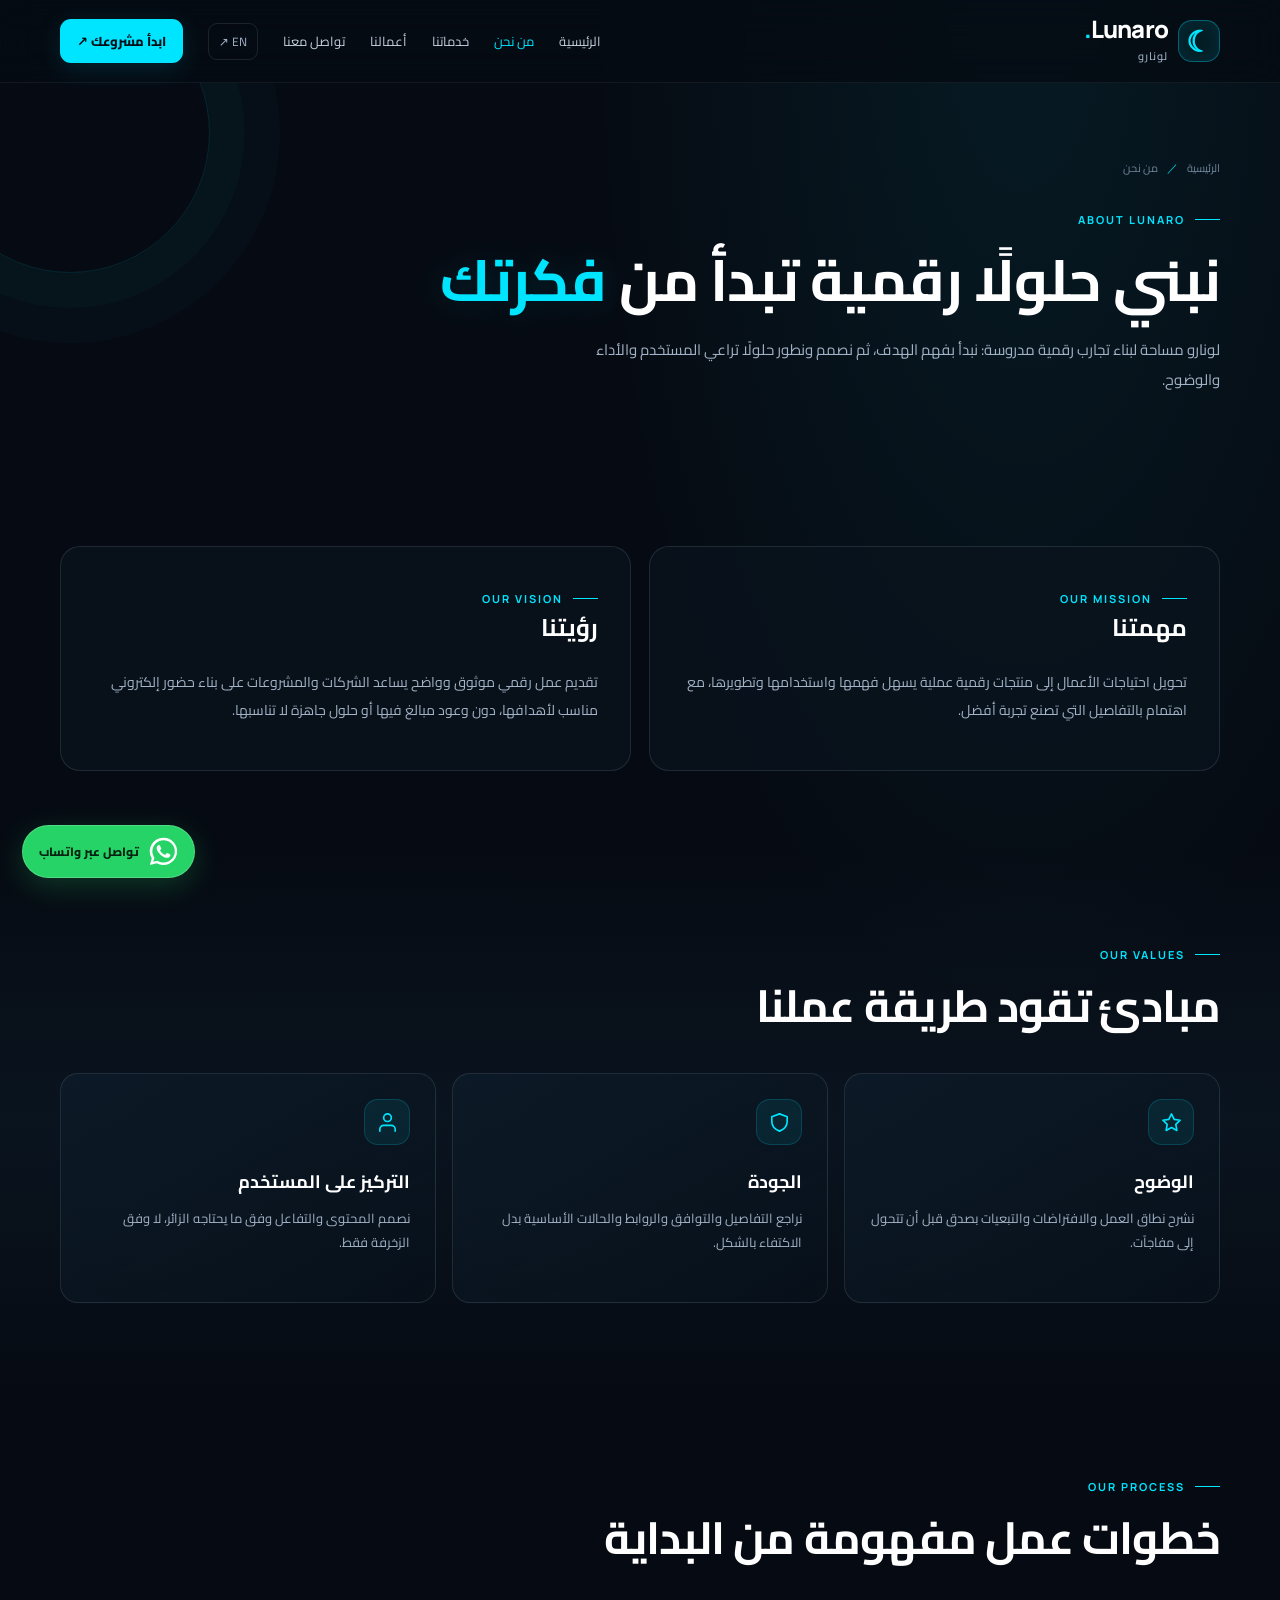
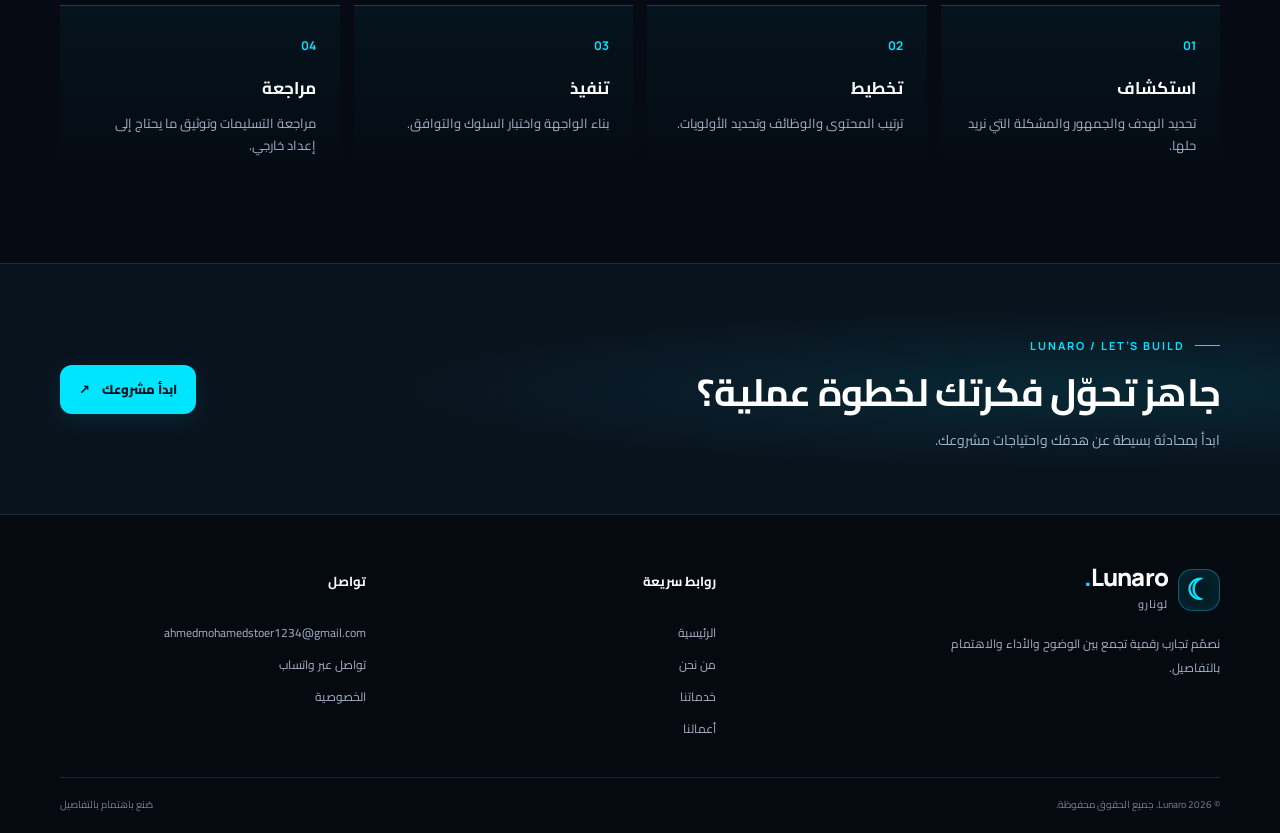
<file: lunaro-premium/about.html>
<!doctype html><html lang="ar" dir="rtl"><head><meta charset="utf-8"><meta name="viewport" content="width=device-width, initial-scale=1"><meta name="theme-color" content="#060B13"><meta name="description" content="تعرّف على لونارو ونهجنا في بناء حلول رقمية تجمع بين تجربة المستخدم والأداء والجودة."><title>من نحن | Lunaro لونارو</title><link rel="canonical" href="https://lunaro-software.vercel.app/about.html"><link rel="icon" href="assets/icons/favicon.svg" type="image/svg+xml"><link rel="apple-touch-icon" href="assets/icons/apple-touch-icon.svg"><link rel="preconnect" href="https://fonts.googleapis.com"><link rel="preconnect" href="https://fonts.gstatic.com" crossorigin><link rel="preconnect" href="https://images.unsplash.com"><meta property="og:type" content="website"><meta property="og:locale" content="ar_EG"><meta property="og:site_name" content="Lunaro | لونارو"><meta property="og:title" content="من نحن | Lunaro لونارو"><meta property="og:description" content="تعرّف على لونارو ونهجنا في بناء حلول رقمية تجمع بين تجربة المستخدم والأداء والجودة."><meta property="og:url" content="https://lunaro-software.vercel.app/about.html"><meta property="og:image" content="https://lunaro-software.vercel.app/assets/images/social-preview.svg"><meta name="twitter:card" content="summary_large_image"><meta name="twitter:title" content="من نحن | Lunaro لونارو"><meta name="twitter:description" content="تعرّف على لونارو ونهجنا في بناء حلول رقمية تجمع بين تجربة المستخدم والأداء والجودة."><meta name="twitter:image" content="https://lunaro-software.vercel.app/assets/images/social-preview.svg"><link rel="stylesheet" href="assets/css/styles.css"><script>try{const p=new URLSearchParams(location.search).get('lang');const l=p||localStorage.getItem('lunaro-lang')||'ar';document.documentElement.lang=l==='en'?'en':'ar';document.documentElement.dir=l==='en'?'ltr':'rtl';if(p)localStorage.setItem('lunaro-lang',l)}catch(e){}</script><script defer src="assets/js/config.js"></script><script defer src="assets/js/site.js"></script><script defer src="assets/js/language.js"></script><script type="application/ld+json">{"@context":"https://schema.org","@type":"Organization","name":"Lunaro","alternateName":"لونارو","url":"https://lunaro-software.vercel.app/","email":"ahmedmohamedstoer1234@gmail.com","logo":"https://lunaro-software.vercel.app/assets/icons/favicon.svg","sameAs":[]}</script></head><body data-page="about"><div id="site-header"></div><main id="main"><section class="page-hero"><div class="container"><div class="breadcrumb"><a href="index.html">الرئيسية</a><span>／</span>من نحن</div><span class="eyebrow">ABOUT LUNARO</span><h1>نبني حلولًا رقمية تبدأ من <span class="accent">فكرتك</span></h1><p>لونارو مساحة لبناء تجارب رقمية مدروسة: نبدأ بفهم الهدف، ثم نصمم ونطور حلولًا تراعي المستخدم والأداء والوضوح.</p></div><div class="hero-spark"></div></section><section class="section"><div class="container two-col"><article class="content-panel reveal"><span class="eyebrow">OUR MISSION</span><h2>مهمتنا</h2><p>تحويل احتياجات الأعمال إلى منتجات رقمية عملية يسهل فهمها واستخدامها وتطويرها، مع اهتمام بالتفاصيل التي تصنع تجربة أفضل.</p></article><article class="content-panel reveal"><span class="eyebrow">OUR VISION</span><h2>رؤيتنا</h2><p>تقديم عمل رقمي موثوق وواضح يساعد الشركات والمشروعات على بناء حضور إلكتروني مناسب لأهدافها، دون وعود مبالغ فيها أو حلول جاهزة لا تناسبها.</p></article></div></section><section class="section section-soft"><div class="container"><div class="section-heading"><div><span class="eyebrow">OUR VALUES</span><h2>مبادئ تقود طريقة عملنا</h2></div></div><div class="service-grid"><article class="value-card"><div class="service-icon"><svg viewBox="0 0 24 24" aria-hidden="true"><path d="M12 3l2.8 5.7L21 9.6l-4.5 4.4 1.1 6.3-5.6-3-5.6 3 1.1-6.3L3 9.6l6.2-.9Z"/></svg></div><h3>الوضوح</h3><p>نشرح نطاق العمل والافتراضات والتبعيات بصدق قبل أن تتحول إلى مفاجآت.</p></article><article class="value-card"><div class="service-icon"><svg viewBox="0 0 24 24" aria-hidden="true"><path d="M12 3 20 6v5c0 5-3.4 8.3-8 10-4.6-1.7-8-5-8-10V6Z"/></svg></div><h3>الجودة</h3><p>نراجع التفاصيل والتوافق والروابط والحالات الأساسية بدل الاكتفاء بالشكل.</p></article><article class="value-card"><div class="service-icon"><svg viewBox="0 0 24 24" aria-hidden="true"><path d="M20 21v-2a4 4 0 0 0-4-4H8a4 4 0 0 0-4 4v2M12 11a4 4 0 1 0 0-8 4 4 0 0 0 0 8"/></svg></div><h3>التركيز على المستخدم</h3><p>نصمم المحتوى والتفاعل وفق ما يحتاجه الزائر، لا وفق الزخرفة فقط.</p></article></div></div></section><section class="section"><div class="container"><div class="section-heading"><div><span class="eyebrow">OUR PROCESS</span><h2>خطوات عمل مفهومة من البداية</h2></div></div><div class="steps"><article class="step"><span>01</span><h3>استكشاف</h3><p>تحديد الهدف والجمهور والمشكلة التي نريد حلها.</p></article><article class="step"><span>02</span><h3>تخطيط</h3><p>ترتيب المحتوى والوظائف وتحديد الأولويات.</p></article><article class="step"><span>03</span><h3>تنفيذ</h3><p>بناء الواجهة واختبار السلوك والتوافق.</p></article><article class="step"><span>04</span><h3>مراجعة</h3><p>مراجعة التسليمات وتوثيق ما يحتاج إلى إعداد خارجي.</p></article></div></div></section></main><div id="site-footer"></div></body></html>
</file>
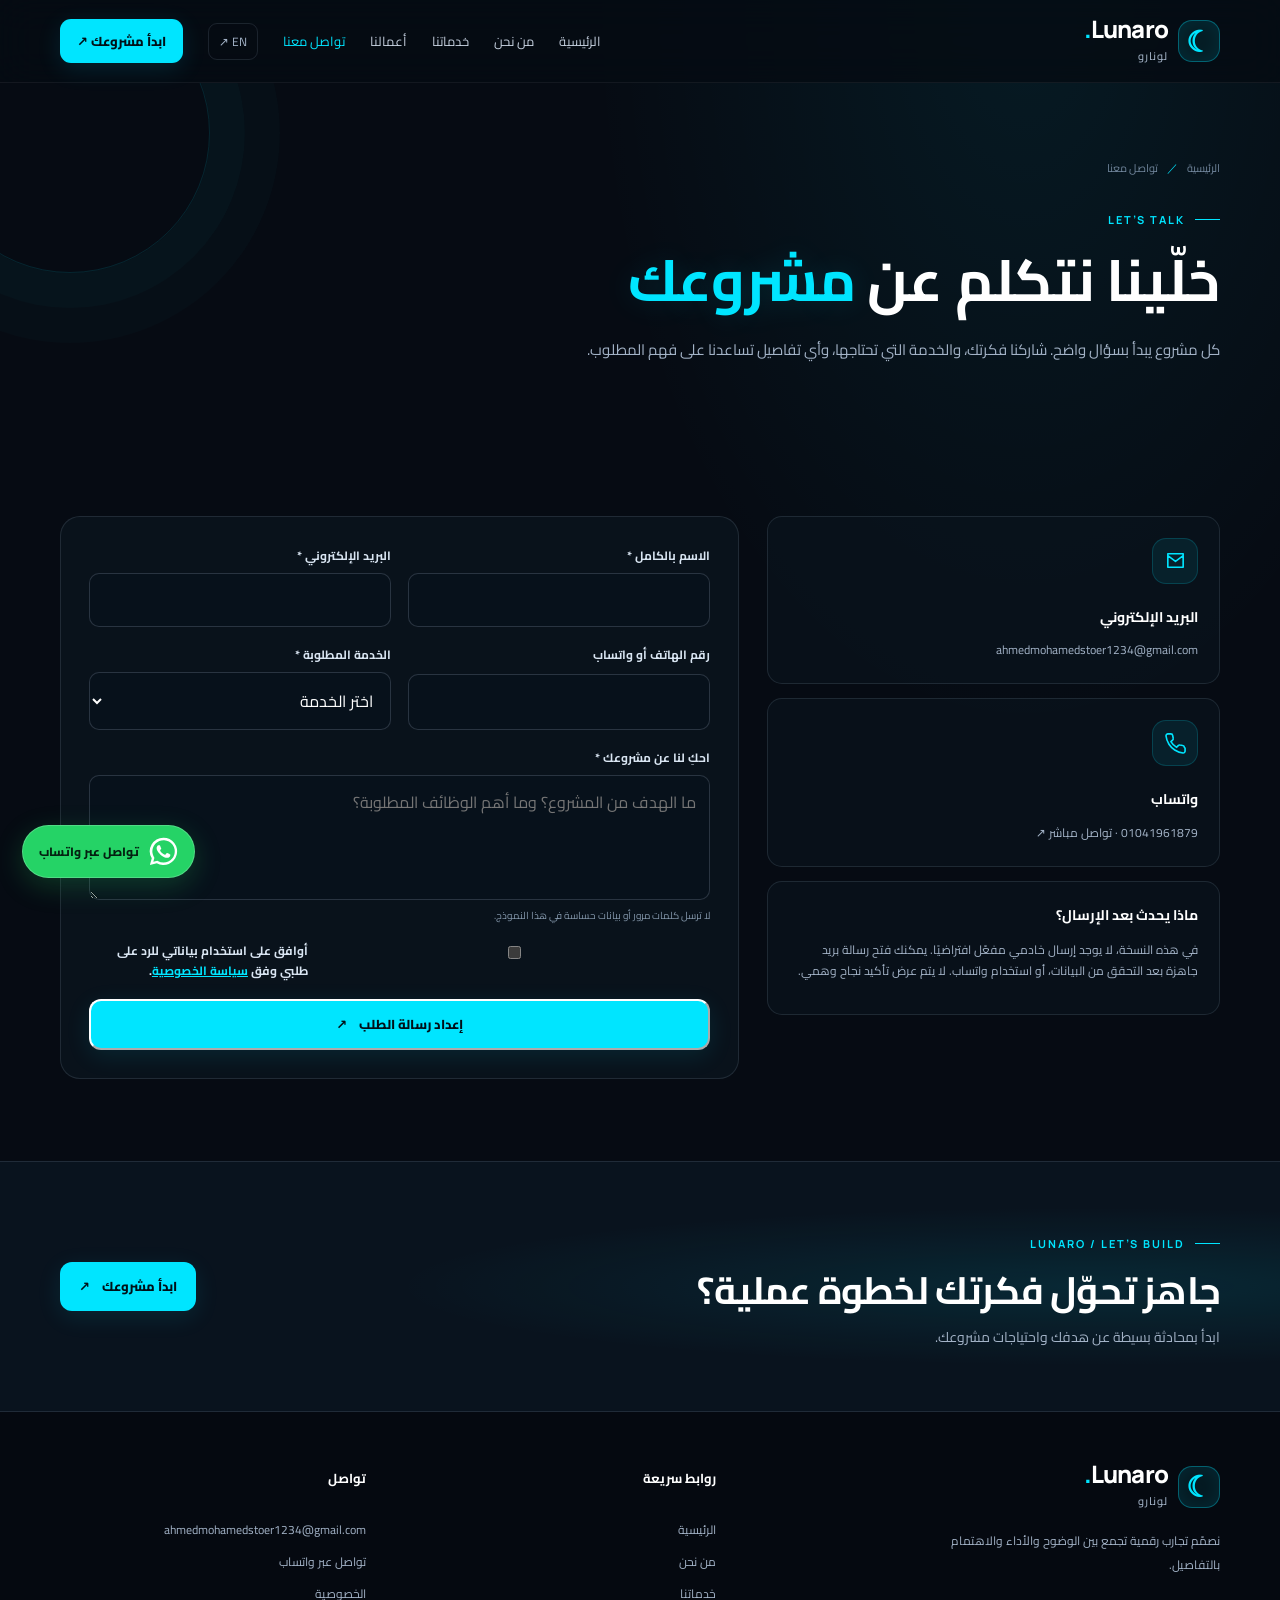
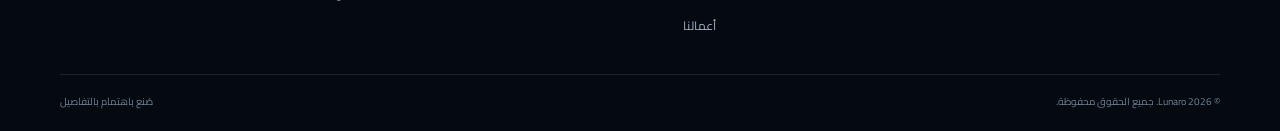
<file: lunaro-premium/contact.html>
<!doctype html><html lang="ar" dir="rtl"><head><meta charset="utf-8"><meta name="viewport" content="width=device-width, initial-scale=1"><meta name="theme-color" content="#060B13"><meta name="description" content="تواصل مع لونارو لمناقشة موقعك أو تطبيقك أو متجرك الرقمي. أرسل تفاصيل المشروع أو تواصل عبر واتساب."><title>تواصل مع لونارو | ابدأ مشروعك الرقمي</title><link rel="canonical" href="https://lunaro-software.vercel.app/contact.html"><link rel="icon" href="assets/icons/favicon.svg" type="image/svg+xml"><link rel="apple-touch-icon" href="assets/icons/apple-touch-icon.svg"><link rel="preconnect" href="https://fonts.googleapis.com"><link rel="preconnect" href="https://fonts.gstatic.com" crossorigin><link rel="preconnect" href="https://images.unsplash.com"><meta property="og:type" content="website"><meta property="og:locale" content="ar_EG"><meta property="og:site_name" content="Lunaro | لونارو"><meta property="og:title" content="تواصل مع لونارو | ابدأ مشروعك الرقمي"><meta property="og:description" content="تواصل مع لونارو لمناقشة موقعك أو تطبيقك أو متجرك الرقمي. أرسل تفاصيل المشروع أو تواصل عبر واتساب."><meta property="og:url" content="https://lunaro-software.vercel.app/contact.html"><meta property="og:image" content="https://lunaro-software.vercel.app/assets/images/social-preview.svg"><meta name="twitter:card" content="summary_large_image"><meta name="twitter:title" content="تواصل مع لونارو | ابدأ مشروعك الرقمي"><meta name="twitter:description" content="تواصل مع لونارو لمناقشة موقعك أو تطبيقك أو متجرك الرقمي. أرسل تفاصيل المشروع أو تواصل عبر واتساب."><meta name="twitter:image" content="https://lunaro-software.vercel.app/assets/images/social-preview.svg"><link rel="stylesheet" href="assets/css/styles.css"><script>try{const p=new URLSearchParams(location.search).get('lang');const l=p||localStorage.getItem('lunaro-lang')||'ar';document.documentElement.lang=l==='en'?'en':'ar';document.documentElement.dir=l==='en'?'ltr':'rtl';if(p)localStorage.setItem('lunaro-lang',l)}catch(e){}</script><script defer src="assets/js/config.js"></script><script defer src="assets/js/site.js"></script><script defer src="assets/js/language.js"></script><script type="application/ld+json">{"@context":"https://schema.org","@type":"Organization","name":"Lunaro","alternateName":"لونارو","url":"https://lunaro-software.vercel.app/","email":"ahmedmohamedstoer1234@gmail.com","logo":"https://lunaro-software.vercel.app/assets/icons/favicon.svg","sameAs":[]}</script></head><body data-page="contact"><div id="site-header"></div><main id="main"><section class="page-hero"><div class="container"><div class="breadcrumb"><a href="index.html">الرئيسية</a><span>／</span>تواصل معنا</div><span class="eyebrow">LET’S TALK</span><h1>خلّينا نتكلم عن <span class="accent">مشروعك</span></h1><p>كل مشروع يبدأ بسؤال واضح. شاركنا فكرتك، والخدمة التي تحتاجها، وأي تفاصيل تساعدنا على فهم المطلوب.</p></div><div class="hero-spark"></div></section><section class="section"><div class="container contact-layout"><aside class="contact-info"><div class="contact-tile"><div class="service-icon"><svg viewBox="0 0 24 24" aria-hidden="true"><path d="M4 5h16v14H4zM4 7l8 6 8-6"/></svg></div><h3>البريد الإلكتروني</h3><a href="mailto:ahmedmohamedstoer1234@gmail.com">ahmedmohamedstoer1234@gmail.com</a></div><div class="contact-tile"><div class="service-icon"><svg viewBox="0 0 24 24" aria-hidden="true"><path d="M22 16.9v3a2 2 0 0 1-2.2 2 19.8 19.8 0 0 1-8.6-3.1 19.4 19.4 0 0 1-6-6A19.8 19.8 0 0 1 2.1 4.2 2 2 0 0 1 4.1 2h3a2 2 0 0 1 2 1.7l.5 2.8a2 2 0 0 1-.6 1.9L7.2 10a16 16 0 0 0 6 6l1.6-1.8a2 2 0 0 1 1.9-.6l2.8.5a2 2 0 0 1 1.7 1.8Z"/></svg></div><h3>واتساب</h3><a href="https://wa.me/201041961879" target="_blank" rel="noopener noreferrer">01041961879 · تواصل مباشر ↗</a></div><div class="contact-tile"><h3>ماذا يحدث بعد الإرسال؟</h3><p>في هذه النسخة، لا يوجد إرسال خادمي مفعّل افتراضيًا. يمكنك فتح رسالة بريد جاهزة بعد التحقق من البيانات، أو استخدام واتساب. لا يتم عرض تأكيد نجاح وهمي.</p></div></aside><form class="contact-form" id="contact-form" novalidate><div class="form-grid"><div class="field"><label for="full-name">الاسم بالكامل *</label><input id="full-name" name="name" autocomplete="name" required minlength="2" maxlength="100"></div><div class="field"><label for="email">البريد الإلكتروني *</label><input id="email" name="email" type="email" autocomplete="email" required maxlength="160"></div><div class="field"><label for="phone">رقم الهاتف أو واتساب</label><input id="phone" name="phone" type="tel" autocomplete="tel" maxlength="30"></div><div class="field"><label for="service">الخدمة المطلوبة *</label><select id="service" name="service" required><option value="">اختر الخدمة</option><option>تصميم وتطوير المواقع</option><option>تطبيقات الويب</option><option>تطبيقات الهاتف</option><option>المتاجر الإلكترونية</option><option>تصميم UI/UX</option><option>تحسين الأداء وSEO</option><option>خدمة أخرى</option></select></div><div class="field field-full"><label for="details">احكِ لنا عن مشروعك *</label><textarea id="details" name="details" required minlength="10" maxlength="4000" placeholder="ما الهدف من المشروع؟ وما أهم الوظائف المطلوبة؟"></textarea><small>لا ترسل كلمات مرور أو بيانات حساسة في هذا النموذج.</small></div><div class="field field-full"><label class="consent-row"><input id="consent" type="checkbox" required><span>أوافق على استخدام بياناتي للرد على طلبي وفق <a href="privacy.html" style="color:var(--cyan);text-decoration:underline">سياسة الخصوصية</a>.</span></label></div><div class="field field-full"><button class="button button-primary" type="submit">إعداد رسالة الطلب <span>↗</span></button><p class="form-status" id="form-status" role="status" aria-live="polite"></p></div></div></form></div></section><script defer src="assets/js/contact.js"></script></main><div id="site-footer"></div></body></html>
</file>
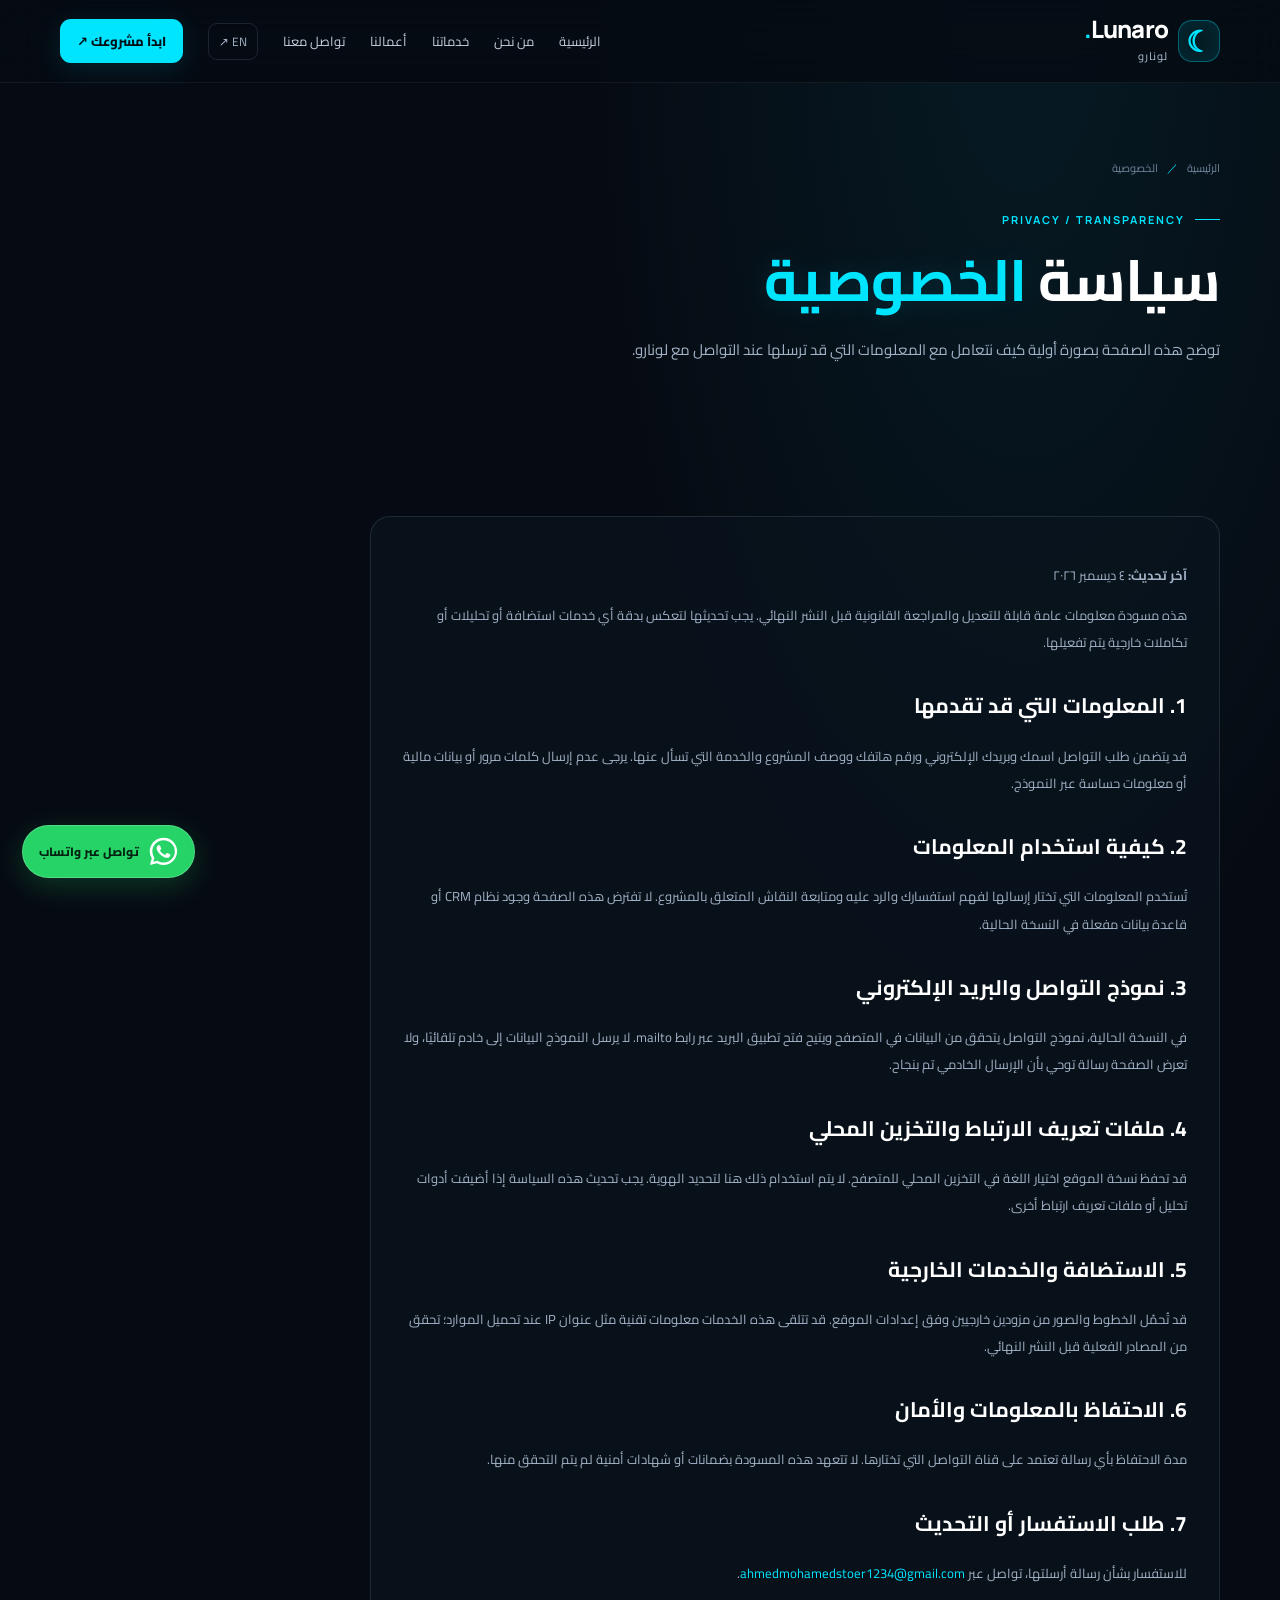
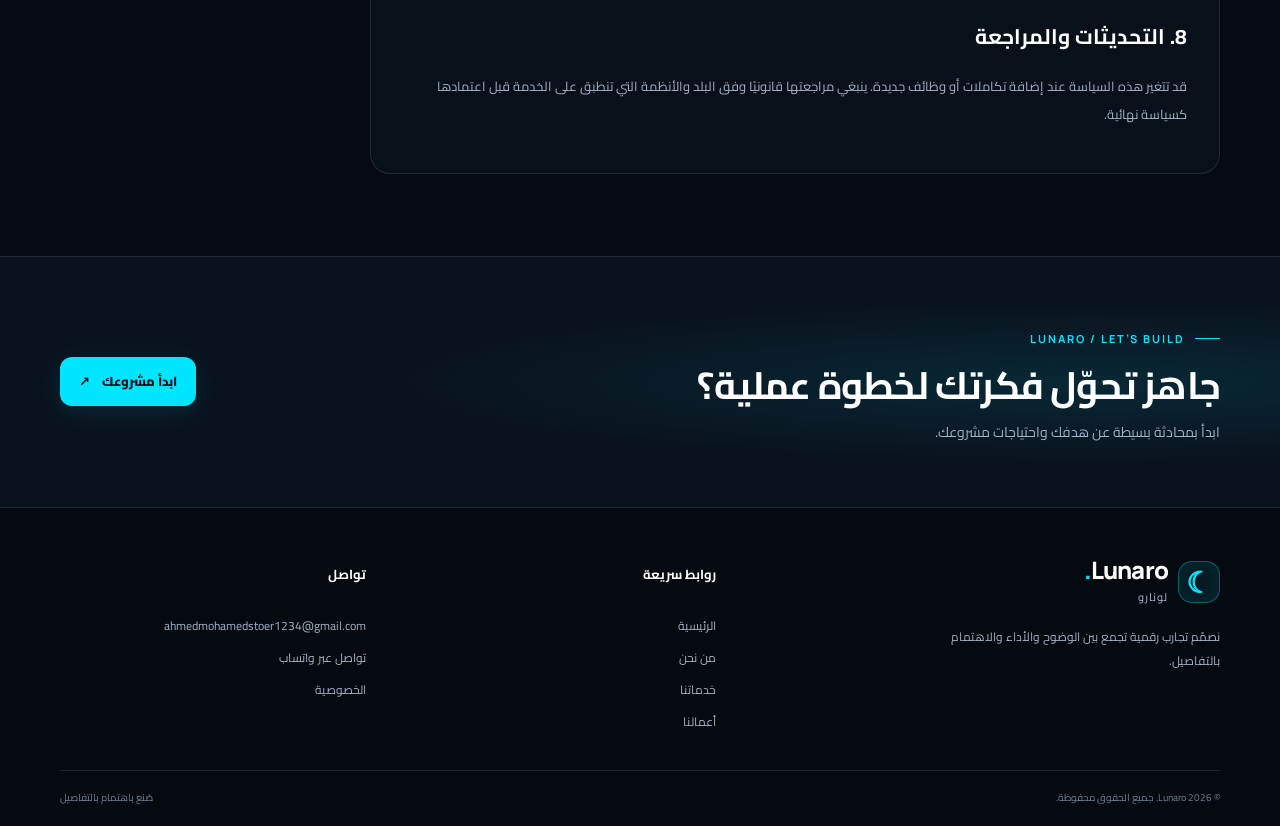
<file: lunaro-premium/privacy.html>
<!doctype html><html lang="ar" dir="rtl"><head><meta charset="utf-8"><meta name="viewport" content="width=device-width, initial-scale=1"><meta name="theme-color" content="#060B13"><meta name="description" content="اطّلع على كيفية التعامل مع المعلومات التي ترسلها عبر نماذج التواصل الخاصة بلونارو."><title>سياسة الخصوصية | Lunaro لونارو</title><link rel="canonical" href="https://lunaro-software.vercel.app/privacy.html"><link rel="icon" href="assets/icons/favicon.svg" type="image/svg+xml"><link rel="apple-touch-icon" href="assets/icons/apple-touch-icon.svg"><link rel="preconnect" href="https://fonts.googleapis.com"><link rel="preconnect" href="https://fonts.gstatic.com" crossorigin><link rel="preconnect" href="https://images.unsplash.com"><meta property="og:type" content="website"><meta property="og:locale" content="ar_EG"><meta property="og:site_name" content="Lunaro | لونارو"><meta property="og:title" content="سياسة الخصوصية | Lunaro لونارو"><meta property="og:description" content="اطّلع على كيفية التعامل مع المعلومات التي ترسلها عبر نماذج التواصل الخاصة بلونارو."><meta property="og:url" content="https://lunaro-software.vercel.app/privacy.html"><meta property="og:image" content="https://lunaro-software.vercel.app/assets/images/social-preview.svg"><meta name="twitter:card" content="summary_large_image"><meta name="twitter:title" content="سياسة الخصوصية | Lunaro لونارو"><meta name="twitter:description" content="اطّلع على كيفية التعامل مع المعلومات التي ترسلها عبر نماذج التواصل الخاصة بلونارو."><meta name="twitter:image" content="https://lunaro-software.vercel.app/assets/images/social-preview.svg"><link rel="stylesheet" href="assets/css/styles.css"><script>try{const p=new URLSearchParams(location.search).get('lang');const l=p||localStorage.getItem('lunaro-lang')||'ar';document.documentElement.lang=l==='en'?'en':'ar';document.documentElement.dir=l==='en'?'ltr':'rtl';if(p)localStorage.setItem('lunaro-lang',l)}catch(e){}</script><script defer src="assets/js/config.js"></script><script defer src="assets/js/site.js"></script><script defer src="assets/js/language.js"></script><script type="application/ld+json">{"@context":"https://schema.org","@type":"Organization","name":"Lunaro","alternateName":"لونارو","url":"https://lunaro-software.vercel.app/","email":"ahmedmohamedstoer1234@gmail.com","logo":"https://lunaro-software.vercel.app/assets/icons/favicon.svg","sameAs":[]}</script></head><body data-page="privacy"><div id="site-header"></div><main id="main"><section class="page-hero"><div class="container"><div class="breadcrumb"><a href="index.html">الرئيسية</a><span>／</span>الخصوصية</div><span class="eyebrow">PRIVACY / TRANSPARENCY</span><h1>سياسة <span class="accent">الخصوصية</span></h1><p>توضح هذه الصفحة بصورة أولية كيف نتعامل مع المعلومات التي قد ترسلها عند التواصل مع لونارو.</p></div></section><section class="section"><div class="container"><article class="content-panel legal-copy"><p><strong>آخر تحديث:</strong> <span id="privacy-date"></span></p><p>هذه مسودة معلومات عامة قابلة للتعديل والمراجعة القانونية قبل النشر النهائي. يجب تحديثها لتعكس بدقة أي خدمات استضافة أو تحليلات أو تكاملات خارجية يتم تفعيلها.</p><h2>1. المعلومات التي قد تقدمها</h2><p>قد يتضمن طلب التواصل اسمك وبريدك الإلكتروني ورقم هاتفك ووصف المشروع والخدمة التي تسأل عنها. يرجى عدم إرسال كلمات مرور أو بيانات مالية أو معلومات حساسة عبر النموذج.</p><h2>2. كيفية استخدام المعلومات</h2><p>تُستخدم المعلومات التي تختار إرسالها لفهم استفسارك والرد عليه ومتابعة النقاش المتعلق بالمشروع. لا تفترض هذه الصفحة وجود نظام CRM أو قاعدة بيانات مفعلة في النسخة الحالية.</p><h2>3. نموذج التواصل والبريد الإلكتروني</h2><p>في النسخة الحالية، نموذج التواصل يتحقق من البيانات في المتصفح ويتيح فتح تطبيق البريد عبر رابط mailto. لا يرسل النموذج البيانات إلى خادم تلقائيًا، ولا تعرض الصفحة رسالة توحي بأن الإرسال الخادمي تم بنجاح.</p><h2>4. ملفات تعريف الارتباط والتخزين المحلي</h2><p>قد تحفظ نسخة الموقع اختيار اللغة في التخزين المحلي للمتصفح. لا يتم استخدام ذلك هنا لتحديد الهوية. يجب تحديث هذه السياسة إذا أضيفت أدوات تحليل أو ملفات تعريف ارتباط أخرى.</p><h2>5. الاستضافة والخدمات الخارجية</h2><p>قد تُحمّل الخطوط والصور من مزودين خارجيين وفق إعدادات الموقع. قد تتلقى هذه الخدمات معلومات تقنية مثل عنوان IP عند تحميل الموارد؛ تحقق من المصادر الفعلية قبل النشر النهائي.</p><h2>6. الاحتفاظ بالمعلومات والأمان</h2><p>مدة الاحتفاظ بأي رسالة تعتمد على قناة التواصل التي تختارها. لا تتعهد هذه المسودة بضمانات أو شهادات أمنية لم يتم التحقق منها.</p><h2>7. طلب الاستفسار أو التحديث</h2><p>للاستفسار بشأن رسالة أرسلتها، تواصل عبر <a href="mailto:ahmedmohamedstoer1234@gmail.com" style="color:var(--cyan)">ahmedmohamedstoer1234@gmail.com</a>.</p><h2>8. التحديثات والمراجعة</h2><p>قد تتغير هذه السياسة عند إضافة تكاملات أو وظائف جديدة. ينبغي مراجعتها قانونيًا وفق البلد والأنظمة التي تنطبق على الخدمة قبل اعتمادها كسياسة نهائية.</p></article></div></section><script>document.addEventListener('DOMContentLoaded',()=>{document.getElementById('privacy-date').textContent=new Date().toLocaleDateString(document.documentElement.lang==='ar'?'ar-EG':'en-US',{year:'numeric',month:'long',day:'numeric'})})</script></main><div id="site-footer"></div></body></html>
</file>
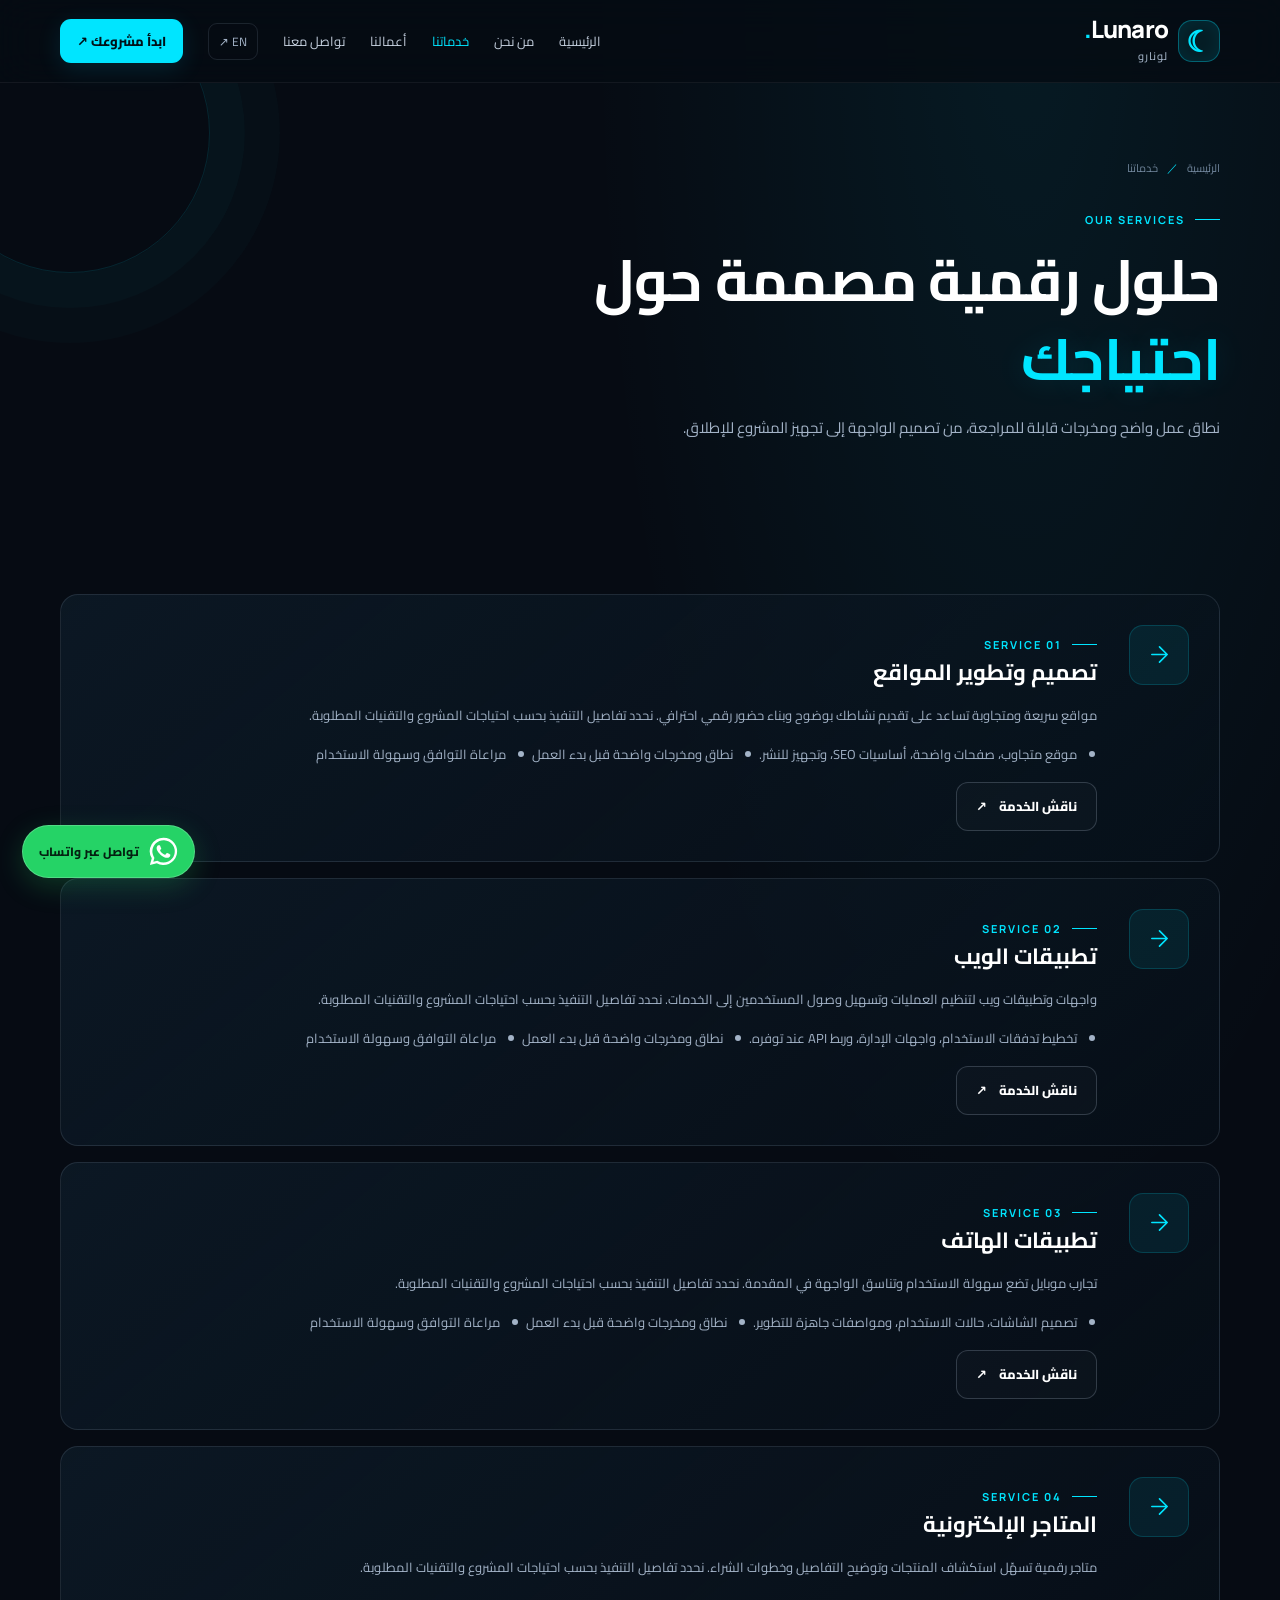
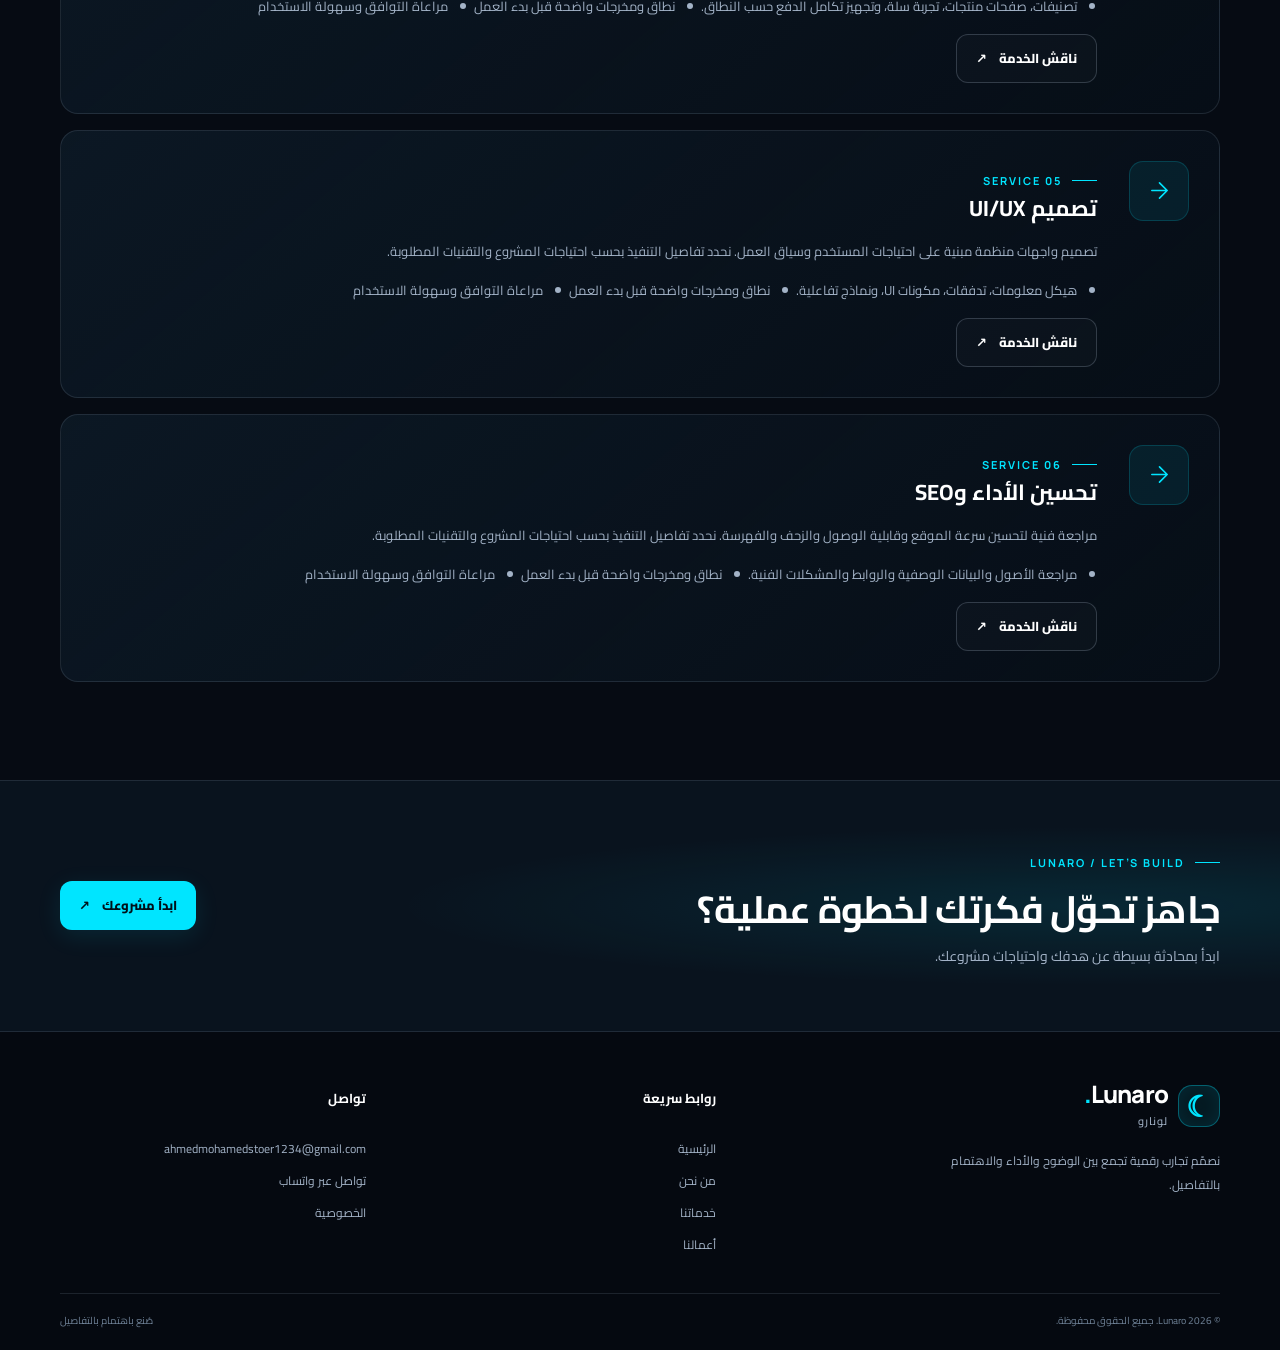
<file: lunaro-premium/services.html>
<!doctype html><html lang="ar" dir="rtl"><head><meta charset="utf-8"><meta name="viewport" content="width=device-width, initial-scale=1"><meta name="theme-color" content="#060B13"><meta name="description" content="اكتشف خدمات لونارو في تطوير المواقع والتطبيقات والمتاجر الرقمية وتصميم تجربة المستخدم وتحسين الأداء."><title>خدمات لونارو | تصميم وتطوير الحلول الرقمية</title><link rel="canonical" href="https://lunaro-software.vercel.app/services.html"><link rel="icon" href="assets/icons/favicon.svg" type="image/svg+xml"><link rel="apple-touch-icon" href="assets/icons/apple-touch-icon.svg"><link rel="preconnect" href="https://fonts.googleapis.com"><link rel="preconnect" href="https://fonts.gstatic.com" crossorigin><link rel="preconnect" href="https://images.unsplash.com"><meta property="og:type" content="website"><meta property="og:locale" content="ar_EG"><meta property="og:site_name" content="Lunaro | لونارو"><meta property="og:title" content="خدمات لونارو | تصميم وتطوير الحلول الرقمية"><meta property="og:description" content="اكتشف خدمات لونارو في تطوير المواقع والتطبيقات والمتاجر الرقمية وتصميم تجربة المستخدم وتحسين الأداء."><meta property="og:url" content="https://lunaro-software.vercel.app/services.html"><meta property="og:image" content="https://lunaro-software.vercel.app/assets/images/social-preview.svg"><meta name="twitter:card" content="summary_large_image"><meta name="twitter:title" content="خدمات لونارو | تصميم وتطوير الحلول الرقمية"><meta name="twitter:description" content="اكتشف خدمات لونارو في تطوير المواقع والتطبيقات والمتاجر الرقمية وتصميم تجربة المستخدم وتحسين الأداء."><meta name="twitter:image" content="https://lunaro-software.vercel.app/assets/images/social-preview.svg"><link rel="stylesheet" href="assets/css/styles.css"><script>try{const p=new URLSearchParams(location.search).get('lang');const l=p||localStorage.getItem('lunaro-lang')||'ar';document.documentElement.lang=l==='en'?'en':'ar';document.documentElement.dir=l==='en'?'ltr':'rtl';if(p)localStorage.setItem('lunaro-lang',l)}catch(e){}</script><script defer src="assets/js/config.js"></script><script defer src="assets/js/site.js"></script><script defer src="assets/js/language.js"></script><script type="application/ld+json">{"@context":"https://schema.org","@type":"Organization","name":"Lunaro","alternateName":"لونارو","url":"https://lunaro-software.vercel.app/","email":"ahmedmohamedstoer1234@gmail.com","logo":"https://lunaro-software.vercel.app/assets/icons/favicon.svg","sameAs":[]}</script></head><body data-page="services"><div id="site-header"></div><main id="main"><section class="page-hero"><div class="container"><div class="breadcrumb"><a href="index.html">الرئيسية</a><span>／</span>خدماتنا</div><span class="eyebrow">OUR SERVICES</span><h1>حلول رقمية مصممة حول <span class="accent">احتياجك</span></h1><p>نطاق عمل واضح ومخرجات قابلة للمراجعة، من تصميم الواجهة إلى تجهيز المشروع للإطلاق.</p></div><div class="hero-spark"></div></section><section class="section"><div class="container"><article class="service-detail reveal"><div class="service-icon"><svg viewBox="0 0 24 24" aria-hidden="true"><path d="M4 12h16M12 4l8 8-8 8"/></svg></div><div><span class="eyebrow">SERVICE 01</span><h2>تصميم وتطوير المواقع</h2><p>مواقع سريعة ومتجاوبة تساعد على تقديم نشاطك بوضوح وبناء حضور رقمي احترافي. نحدد تفاصيل التنفيذ بحسب احتياجات المشروع والتقنيات المطلوبة.</p><ul><li>موقع متجاوب، صفحات واضحة، أساسيات SEO، وتجهيز للنشر.</li><li>نطاق ومخرجات واضحة قبل بدء العمل</li><li>مراعاة التوافق وسهولة الاستخدام</li></ul><a class="button button-secondary" href="contact.html?service=1">ناقش الخدمة <span>↗</span></a></div></article><article class="service-detail reveal"><div class="service-icon"><svg viewBox="0 0 24 24" aria-hidden="true"><path d="M4 12h16M12 4l8 8-8 8"/></svg></div><div><span class="eyebrow">SERVICE 02</span><h2>تطبيقات الويب</h2><p>واجهات وتطبيقات ويب لتنظيم العمليات وتسهيل وصول المستخدمين إلى الخدمات. نحدد تفاصيل التنفيذ بحسب احتياجات المشروع والتقنيات المطلوبة.</p><ul><li>تخطيط تدفقات الاستخدام، واجهات الإدارة، وربط API عند توفره.</li><li>نطاق ومخرجات واضحة قبل بدء العمل</li><li>مراعاة التوافق وسهولة الاستخدام</li></ul><a class="button button-secondary" href="contact.html?service=2">ناقش الخدمة <span>↗</span></a></div></article><article class="service-detail reveal"><div class="service-icon"><svg viewBox="0 0 24 24" aria-hidden="true"><path d="M4 12h16M12 4l8 8-8 8"/></svg></div><div><span class="eyebrow">SERVICE 03</span><h2>تطبيقات الهاتف</h2><p>تجارب موبايل تضع سهولة الاستخدام وتناسق الواجهة في المقدمة. نحدد تفاصيل التنفيذ بحسب احتياجات المشروع والتقنيات المطلوبة.</p><ul><li>تصميم الشاشات، حالات الاستخدام، ومواصفات جاهزة للتطوير.</li><li>نطاق ومخرجات واضحة قبل بدء العمل</li><li>مراعاة التوافق وسهولة الاستخدام</li></ul><a class="button button-secondary" href="contact.html?service=3">ناقش الخدمة <span>↗</span></a></div></article><article class="service-detail reveal"><div class="service-icon"><svg viewBox="0 0 24 24" aria-hidden="true"><path d="M4 12h16M12 4l8 8-8 8"/></svg></div><div><span class="eyebrow">SERVICE 04</span><h2>المتاجر الإلكترونية</h2><p>متاجر رقمية تسهّل استكشاف المنتجات وتوضيح التفاصيل وخطوات الشراء. نحدد تفاصيل التنفيذ بحسب احتياجات المشروع والتقنيات المطلوبة.</p><ul><li>تصنيفات، صفحات منتجات، تجربة سلة، وتجهيز تكامل الدفع حسب النطاق.</li><li>نطاق ومخرجات واضحة قبل بدء العمل</li><li>مراعاة التوافق وسهولة الاستخدام</li></ul><a class="button button-secondary" href="contact.html?service=4">ناقش الخدمة <span>↗</span></a></div></article><article class="service-detail reveal"><div class="service-icon"><svg viewBox="0 0 24 24" aria-hidden="true"><path d="M4 12h16M12 4l8 8-8 8"/></svg></div><div><span class="eyebrow">SERVICE 05</span><h2>تصميم UI/UX</h2><p>تصميم واجهات منظمة مبنية على احتياجات المستخدم وسياق العمل. نحدد تفاصيل التنفيذ بحسب احتياجات المشروع والتقنيات المطلوبة.</p><ul><li>هيكل معلومات، تدفقات، مكونات UI، ونماذج تفاعلية.</li><li>نطاق ومخرجات واضحة قبل بدء العمل</li><li>مراعاة التوافق وسهولة الاستخدام</li></ul><a class="button button-secondary" href="contact.html?service=5">ناقش الخدمة <span>↗</span></a></div></article><article class="service-detail reveal"><div class="service-icon"><svg viewBox="0 0 24 24" aria-hidden="true"><path d="M4 12h16M12 4l8 8-8 8"/></svg></div><div><span class="eyebrow">SERVICE 06</span><h2>تحسين الأداء وSEO</h2><p>مراجعة فنية لتحسين سرعة الموقع وقابلية الوصول والزحف والفهرسة. نحدد تفاصيل التنفيذ بحسب احتياجات المشروع والتقنيات المطلوبة.</p><ul><li>مراجعة الأصول والبيانات الوصفية والروابط والمشكلات الفنية.</li><li>نطاق ومخرجات واضحة قبل بدء العمل</li><li>مراعاة التوافق وسهولة الاستخدام</li></ul><a class="button button-secondary" href="contact.html?service=6">ناقش الخدمة <span>↗</span></a></div></article></div></section></main><div id="site-footer"></div></body></html>
</file>
<file: lunaro-premium/assets/css/styles.css>
@import url('https://fonts.googleapis.com/css2?family=Cairo:wght@400;500;600;700;800&family=Manrope:wght@400;500;600;700;800&display=swap');
:root{color-scheme:dark;--bg:#060b13;--panel:#0a141e;--panel2:#0d1b28;--cyan:#00e5ff;--cyan2:#00d2ff;--orange:#ff5722;--pink:#ff4081;--green:#00a86b;--white:#fff;--muted:#a3b3c7;--line:rgba(163,179,199,.15);--radius:22px;--shadow:0 22px 80px rgba(0,0,0,.28);--font: 'Cairo',system-ui,sans-serif}*{box-sizing:border-box}html{scroll-behavior:smooth;scroll-padding-top:100px}body{margin:0;background:radial-gradient(ellipse at 80% 0%,rgba(0,229,255,.07),transparent 30%),var(--bg);color:var(--white);font-family:var(--font);line-height:1.75}html[lang=en] body{font-family:'Manrope',system-ui,sans-serif}a{color:inherit;text-decoration:none}button,input,textarea,select{font:inherit}button,a{-webkit-tap-highlight-color:transparent}button{cursor:pointer}.container{width:min(1160px,calc(100% - 44px));margin-inline:auto}.skip-link{position:absolute;top:-60px;inset-inline-start:16px;background:var(--cyan);color:#001018;padding:10px 16px;z-index:99;border-radius:8px}.skip-link:focus{top:12px}.site-header{position:sticky;top:0;z-index:50;background:rgba(6,11,19,.82);backdrop-filter:blur(18px);border-bottom:1px solid rgba(255,255,255,.06)}.nav-wrap{min-height:82px;display:flex;align-items:center;justify-content:space-between;gap:28px}.brand{display:inline-flex;align-items:center;gap:10px;font-family:'Manrope',sans-serif;font-size:24px;font-weight:800;letter-spacing:-.8px;line-height:1}.brand-mark{display:grid;place-items:center;width:42px;height:42px;border:1px solid rgba(0,229,255,.35);background:rgba(0,229,255,.08);border-radius:14px;color:var(--cyan);font-size:29px;box-shadow:inset 0 0 18px rgba(0,229,255,.08)}.brand-dot{color:var(--cyan)}.brand small{display:block;font:500 11px var(--font);letter-spacing:1px;color:var(--muted);margin-top:5px}.main-nav{display:flex;align-items:center;gap:25px;font-size:13px;color:#c5d0de}.main-nav>a:not(.nav-cta){transition:color .2s}.main-nav>a:hover,.main-nav>a[aria-current=page]{color:var(--cyan)}.lang-toggle{background:transparent;color:var(--muted);border:1px solid var(--line);border-radius:9px;padding:7px 10px;font-size:12px}.nav-cta{padding:11px 17px;background:var(--cyan);color:#001018;border-radius:11px;font-weight:800;box-shadow:0 6px 25px rgba(0,229,255,.12)}.nav-cta:hover,.button-primary:hover{transform:translateY(-2px);box-shadow:0 12px 35px rgba(0,229,255,.23)}.menu-toggle{display:none;background:transparent;border:1px solid var(--line);padding:9px;border-radius:10px}.menu-toggle span{display:block;width:21px;height:2px;background:white;margin:4px}.hero{position:relative;overflow:hidden;padding:92px 0 88px;min-height:590px;display:flex;align-items:center}.hero:before{content:"";position:absolute;width:460px;height:460px;inset-inline-start:-200px;top:0;background:radial-gradient(circle,rgba(0,229,255,.1),transparent 67%);pointer-events:none}.hero-grid{display:grid;grid-template-columns:1.05fr .95fr;gap:65px;align-items:center}.eyebrow{display:inline-flex;align-items:center;gap:10px;color:var(--cyan);font:700 11px 'Manrope',sans-serif;letter-spacing:2px;text-transform:uppercase}.eyebrow:before{content:"";width:25px;height:1px;background:currentColor}.hero h1{font-size:clamp(38px,5.3vw,66px);line-height:1.25;letter-spacing:-1.8px;margin:20px 0 20px;font-weight:800;max-width:680px}.accent{color:var(--cyan);text-shadow:0 0 30px rgba(0,229,255,.14)}.hero p,.section-intro{color:var(--muted);font-size:16px;max-width:590px;line-height:2}.actions{display:flex;gap:13px;flex-wrap:wrap;margin-top:30px}.button{display:inline-flex;align-items:center;justify-content:center;gap:12px;min-height:49px;padding:12px 19px;border-radius:12px;font-weight:800;font-size:13px;transition:transform .2s,box-shadow .2s,border-color .2s}.button-primary{background:var(--cyan);color:#001018;box-shadow:0 6px 25px rgba(0,229,255,.1)}.button-secondary{border:1px solid rgba(163,179,199,.25);background:rgba(255,255,255,.02);color:white}.button-secondary:hover{border-color:var(--cyan);transform:translateY(-2px)}.hero-note{display:flex;align-items:center;gap:10px;margin-top:27px;color:#7f91a8;font-size:12px}.status-dot{width:7px;height:7px;background:#00d68f;border-radius:50%;box-shadow:0 0 12px #00d68f}.console-wrap{position:relative}.console-wrap:before{content:"";position:absolute;inset:12% 5%;background:var(--cyan);filter:blur(85px);opacity:.08}.console{position:relative;background:linear-gradient(145deg,rgba(18,36,51,.96),rgba(7,16,25,.96));border:1px solid rgba(0,229,255,.2);border-radius:22px;overflow:hidden;box-shadow:0 30px 100px rgba(0,0,0,.42),inset 0 1px rgba(255,255,255,.04);transform:perspective(1000px) rotateY(-3deg)}html[dir=rtl] .console{transform:perspective(1000px) rotateY(3deg)}.console-top{display:flex;align-items:center;justify-content:space-between;padding:16px 19px;border-bottom:1px solid var(--line);color:#a6b7c9;font:12px 'Manrope',sans-serif}.window-dots{display:flex;gap:6px}.window-dots i{width:7px;height:7px;border-radius:50%;background:#ff647c}.window-dots i:nth-child(2){background:#ffbf69}.window-dots i:nth-child(3){background:#38d996}.console-body{padding:24px 22px;font:12px/2 'Manrope',monospace;color:#c4d4e5;min-height:275px;direction:ltr;text-align:left}.code-line{display:block;white-space:pre-wrap}.code-muted{color:#647a91}.code-cyan{color:#4fe9fa}.code-purple{color:#c9a5ff}.code-green{color:#72e6b4}.code-orange{color:#ffad83}.console-footer{display:flex;justify-content:space-between;gap:12px;padding:12px 18px;background:rgba(0,0,0,.16);font:10px 'Manrope',sans-serif;color:#8094a8}.section{padding:82px 0}.section-soft{background:linear-gradient(180deg,transparent,rgba(13,27,40,.55),transparent)}.section-heading{display:flex;align-items:end;justify-content:space-between;gap:30px;margin-bottom:36px}.section-heading h2,.page-hero h1,.closing-inner h2{font-size:clamp(29px,3.7vw,45px);line-height:1.35;margin:13px 0 0;letter-spacing:-.8px}.section-heading p{max-width:500px;color:var(--muted);margin:0}.service-grid{display:grid;grid-template-columns:repeat(3,1fr);gap:16px}.service-card,.value-card{padding:25px;border:1px solid var(--line);background:linear-gradient(150deg,rgba(13,27,40,.86),rgba(8,17,27,.75));border-radius:18px;transition:transform .25s,border-color .25s;min-height:230px}.service-card:hover,.value-card:hover{transform:translateY(-5px);border-color:rgba(0,229,255,.4)}.service-icon{width:46px;height:46px;border-radius:14px;display:grid;place-items:center;background:rgba(0,229,255,.08);border:1px solid rgba(0,229,255,.17);color:var(--cyan);margin-bottom:21px}.service-icon svg{width:23px;height:23px;stroke:currentColor;fill:none;stroke-width:1.7;stroke-linecap:round;stroke-linejoin:round}.service-card h3,.value-card h3{font-size:18px;margin:0 0 8px}.service-card p,.value-card p{font-size:13px;color:var(--muted);margin:0;line-height:1.9}.text-link{display:inline-flex;gap:8px;align-items:center;color:var(--cyan);font-weight:700;font-size:12px;margin-top:19px}.why-grid{display:grid;grid-template-columns:.9fr 1.1fr;gap:60px;align-items:center}.why-visual{min-height:360px;border:1px solid rgba(0,229,255,.14);border-radius:24px;background:radial-gradient(circle at 50% 50%,rgba(0,229,255,.13),transparent 38%),linear-gradient(145deg,#0c1e2b,#08101a);display:grid;place-items:center;position:relative;overflow:hidden}.orbit{width:230px;height:230px;border:1px solid rgba(0,229,255,.25);border-radius:50%;display:grid;place-items:center;position:relative}.orbit:before,.orbit:after{content:"";position:absolute;border:1px solid rgba(0,229,255,.15);border-radius:50%;inset:22px}.orbit:after{inset:-26px}.orbit-mark{font-size:100px;color:var(--cyan);text-shadow:0 0 55px rgba(0,229,255,.4)}.why-list{display:grid;gap:20px;margin-top:28px}.why-item{display:grid;grid-template-columns:36px 1fr;gap:14px}.why-number{width:34px;height:34px;border-radius:10px;border:1px solid rgba(0,229,255,.2);display:grid;place-items:center;color:var(--cyan);font:700 12px 'Manrope'}.why-item h3{font-size:15px;margin:0 0 4px}.why-item p{font-size:13px;color:var(--muted);margin:0}.steps{display:grid;grid-template-columns:repeat(4,1fr);gap:14px}.step{padding:24px;border-top:1px solid rgba(0,229,255,.3);background:linear-gradient(180deg,rgba(0,229,255,.045),transparent);border-radius:0 0 16px 16px}.step span{font:700 12px 'Manrope';color:var(--cyan)}.step h3{font-size:17px;margin:16px 0 8px}.step p{font-size:13px;color:var(--muted);margin:0}.project-grid{display:grid;grid-template-columns:repeat(3,minmax(0,1fr));gap:20px}.project-card{border:1px solid var(--line);border-radius:18px;overflow:hidden;background:var(--panel);transition:transform .25s,border-color .25s;min-width:0}.project-card:hover{transform:translateY(-5px);border-color:rgba(0,229,255,.45)}.project-image{position:relative;aspect-ratio:1.42;overflow:hidden;background:#0d1b28}.project-image img{width:100%;height:100%;object-fit:cover;display:block;transition:transform .5s}.project-card:hover .project-image img{transform:scale(1.045)}.project-image:after{content:"";position:absolute;inset:0;background:linear-gradient(0deg,rgba(6,11,19,.4),transparent 50%);pointer-events:none}.concept-tag{position:absolute;z-index:1;top:12px;inset-inline-start:12px;background:rgba(6,11,19,.82);border:1px solid rgba(255,255,255,.16);border-radius:7px;padding:5px 8px;color:#d9e8f5;font-size:10px;backdrop-filter:blur(10px)}.project-content{padding:19px}.project-meta{font-size:11px;color:var(--cyan);margin-bottom:8px}.project-content h3{font:700 19px 'Manrope',var(--font);margin:0 0 7px;letter-spacing:-.3px}.project-content p{font-size:12px;line-height:1.9;color:var(--muted);margin:0}.project-foot{display:flex;align-items:center;justify-content:space-between;gap:10px;margin-top:17px;padding-top:14px;border-top:1px solid var(--line);font-size:10px;color:#8295a9}.view-all{display:inline-flex;align-items:center;gap:8px;color:var(--cyan);font-size:12px;font-weight:800}.stats-grid{display:grid;grid-template-columns:repeat(3,1fr);gap:16px}.stat-card{padding:25px;border:1px solid var(--line);border-radius:16px;background:rgba(10,20,30,.7)}.stat-card strong{display:block;color:var(--cyan);font:800 34px 'Manrope';letter-spacing:-1px}.stat-card span{font-size:12px;color:var(--muted)}.faq-list{display:grid;gap:10px;max-width:850px;margin-inline:auto}.faq-item{border:1px solid var(--line);border-radius:13px;background:rgba(10,20,30,.6);overflow:hidden}.faq-item summary{cursor:pointer;list-style:none;padding:18px 20px;font-weight:700;font-size:14px;display:flex;align-items:center;justify-content:space-between;gap:20px}.faq-item summary::-webkit-details-marker{display:none}.faq-item summary:after{content:'+';color:var(--cyan);font-size:20px}.faq-item[open] summary:after{content:'−'}.faq-item p{padding:0 20px 18px;margin:0;color:var(--muted);font-size:13px}.closing-cta{padding:62px 0;background:radial-gradient(ellipse at 85% 50%,rgba(0,229,255,.1),transparent 45%),#09131e;border-block:1px solid var(--line)}.closing-inner{display:flex;align-items:center;justify-content:space-between;gap:35px}.closing-inner h2{font-size:clamp(26px,3vw,38px)}.closing-inner p{color:var(--muted);margin:9px 0 0;font-size:14px}.site-footer{padding:50px 0 20px;background:#050910}.footer-grid{display:grid;grid-template-columns:1.5fr 1fr 1fr;gap:45px;padding-bottom:38px}.footer-brand p{color:var(--muted);font-size:12px;max-width:320px;line-height:2;margin-top:18px}.footer-grid h3{font-size:13px;margin:5px 0 18px}.footer-grid>div:not(:first-child){display:flex;flex-direction:column;align-items:flex-start;gap:11px}.footer-grid a:not(.brand){font-size:12px;color:var(--muted)}.footer-grid a:hover{color:var(--cyan)}.footer-bottom{border-top:1px solid var(--line);padding-top:18px;display:flex;justify-content:space-between;gap:20px;color:#6f8297;font-size:10px}.whatsapp-float{position:fixed;z-index:40;bottom:22px;inset-inline-end:22px;display:flex;align-items:center;gap:10px;background:#25d366;color:#042111;border:1px solid rgba(255,255,255,.2);padding:11px 16px;border-radius:999px;font-size:12px;font-weight:800;box-shadow:0 8px 28px rgba(37,211,102,.22);transition:transform .2s,box-shadow .2s}.whatsapp-float:hover{transform:translateY(-3px);box-shadow:0 12px 32px rgba(37,211,102,.3)}.whatsapp-float svg{width:29px;height:29px;color:white;flex-shrink:0}.whatsapp-float:focus-visible,.button:focus-visible,a:focus-visible,button:focus-visible,input:focus-visible,textarea:focus-visible,select:focus-visible,summary:focus-visible{outline:3px solid var(--cyan);outline-offset:3px}.page-hero{padding:76px 0 54px;position:relative;overflow:hidden}.page-hero h1{max-width:800px;font-size:clamp(36px,5vw,58px)}.page-hero p{max-width:680px;color:var(--muted);line-height:2;font-size:15px}.breadcrumb{display:flex;gap:9px;align-items:center;color:#71869c;font-size:11px;margin-bottom:22px}.breadcrumb span{color:var(--cyan)}.page-hero .hero-spark{position:absolute;width:280px;height:280px;border:1px solid rgba(0,229,255,.12);border-radius:50%;inset-inline-end:-70px;top:-90px;box-shadow:0 0 0 35px rgba(0,229,255,.02),0 0 0 70px rgba(0,229,255,.015)}.content-panel{padding:32px;border:1px solid var(--line);background:rgba(10,20,30,.7);border-radius:20px}.content-panel h2{margin-top:0;font-size:24px}.content-panel p,.content-panel li{color:var(--muted);font-size:14px;line-height:2}.two-col{display:grid;grid-template-columns:1fr 1fr;gap:18px}.service-detail{display:grid;grid-template-columns:70px 1fr;gap:22px;padding:30px;border:1px solid var(--line);border-radius:18px;background:linear-gradient(140deg,rgba(13,27,40,.8),rgba(8,17,27,.5));margin-bottom:16px}.service-detail .service-icon{width:60px;height:60px}.service-detail h2{font-size:22px;margin:0 0 8px}.service-detail p,.service-detail li{font-size:13px;color:var(--muted)}.service-detail ul{padding-inline-start:20px;display:flex;flex-wrap:wrap;gap:4px 26px}.contact-layout{display:grid;grid-template-columns:.8fr 1.2fr;gap:28px;align-items:start}.contact-info{display:grid;gap:14px}.contact-tile{padding:21px;border:1px solid var(--line);border-radius:15px;background:rgba(10,20,30,.65)}.contact-tile h3{font-size:14px;margin:0 0 5px}.contact-tile p,.contact-tile a{font-size:12px;color:var(--muted);overflow-wrap:anywhere}.contact-form{padding:28px;border:1px solid var(--line);border-radius:20px;background:rgba(10,20,30,.8)}.form-grid{display:grid;grid-template-columns:1fr 1fr;gap:17px}.field{display:grid;gap:7px}.field-full{grid-column:1/-1}.field label{font-size:12px;font-weight:700;color:#d9e5f2}.field input,.field select,.field textarea,.portfolio-search{width:100%;background:#07111b;color:#fff;border:1px solid rgba(163,179,199,.22);border-radius:10px;padding:12px 13px;outline:none;min-width:0}.field textarea{min-height:125px;resize:vertical}.field input:focus,.field select:focus,.field textarea:focus,.portfolio-search:focus{border-color:var(--cyan);box-shadow:0 0 0 3px rgba(0,229,255,.07)}.field small{font-size:10px;color:#8497ab}.consent-row{display:flex;align-items:flex-start;gap:10px;color:var(--muted);font-size:11px;line-height:1.7}.consent-row input{margin-top:5px;accent-color:var(--cyan)}.form-status{padding:12px;border-radius:9px;margin:15px 0 0;font-size:12px;display:none}.form-status.show{display:block}.form-status.error{border:1px solid rgba(255,87,34,.4);color:#ffb29b;background:rgba(255,87,34,.07)}.form-status.success{border:1px solid rgba(0,214,143,.35);color:#8deac2;background:rgba(0,214,143,.07)}.filter-bar{display:flex;align-items:center;gap:12px;flex-wrap:wrap;margin-bottom:25px}.portfolio-search{max-width:300px;padding:11px 14px}.filter-buttons{display:flex;gap:8px;flex-wrap:wrap}.filter-button{background:#0a141e;color:#9fb1c4;border:1px solid var(--line);border-radius:9px;padding:9px 13px;font-size:11px}.filter-button[aria-pressed=true]{background:rgba(0,229,255,.12);border-color:rgba(0,229,255,.5);color:var(--cyan)}.results-line{display:flex;justify-content:space-between;align-items:center;gap:15px;margin-bottom:20px;font-size:12px;color:var(--muted)}.results-line strong{color:var(--white)}.empty-state{display:none;padding:45px;text-align:center;color:var(--muted);border:1px dashed var(--line);border-radius:16px}.legal-copy{max-width:850px}.legal-copy h2{font-size:21px;margin-top:32px}.legal-copy h3{font-size:16px}.legal-copy p,.legal-copy li{font-size:13px;color:var(--muted);line-height:2.1}.reveal{opacity:0;transform:translateY(14px);transition:opacity .55s ease,transform .55s ease}.reveal.is-visible{opacity:1;transform:none}.mobile-break{display:none}@media(max-width:950px){.main-nav{gap:14px}.hero-grid{gap:35px}.project-grid{grid-template-columns:repeat(2,minmax(0,1fr))}.why-grid{gap:32px}.service-grid{grid-template-columns:repeat(2,1fr)}.steps{grid-template-columns:repeat(2,1fr)}}@media(max-width:720px){.container{width:min(100% - 32px,560px)}.nav-wrap{min-height:72px}.menu-toggle{display:block}.main-nav{display:none;position:absolute;top:71px;left:0;right:0;padding:18px 20px 22px;background:rgba(6,11,19,.98);border-bottom:1px solid var(--line);flex-direction:column;align-items:stretch;gap:8px}.main-nav.is-open{display:flex}.main-nav>a:not(.nav-cta){padding:9px 4px}.nav-cta{text-align:center}.lang-toggle{align-self:flex-start}.hero{padding:62px 0 56px;min-height:auto}.hero-grid{grid-template-columns:1fr;gap:35px}.hero h1{font-size:clamp(36px,10vw,49px)}.hero p{font-size:14px}.console{transform:none!important}.console-body{min-height:235px}.section{padding:58px 0}.section-heading{display:block}.section-heading p{margin-top:12px}.section-heading h2,.page-hero h1,.closing-inner h2{font-size:31px}.service-grid{grid-template-columns:1fr}.service-card{min-height:unset}.why-grid{grid-template-columns:1fr}.why-visual{min-height:270px}.orbit{width:170px;height:170px}.orbit-mark{font-size:75px}.steps{grid-template-columns:1fr 1fr}.step{padding:18px}.project-grid{grid-template-columns:1fr}.project-image{aspect-ratio:1.55}.stats-grid{grid-template-columns:1fr}.closing-inner{display:block}.closing-inner .button{margin-top:24px}.footer-grid{grid-template-columns:1fr 1fr;gap:30px}.footer-brand{grid-column:1/-1}.footer-bottom{display:block;line-height:2}.whatsapp-float{bottom:14px;inset-inline-end:12px;padding:10px 13px}.whatsapp-float span{font-size:11px}.page-hero{padding:54px 0 35px}.page-hero .hero-spark{width:170px;height:170px;inset-inline-end:-85px}.two-col,.contact-layout{grid-template-columns:1fr}.service-detail{grid-template-columns:1fr;gap:10px;padding:22px}.contact-form{padding:20px}.form-grid{grid-template-columns:1fr}.field-full{grid-column:auto}.filter-bar{align-items:stretch}.portfolio-search{max-width:none}.filter-buttons{overflow-x:auto;flex-wrap:nowrap;padding-bottom:5px}.filter-button{white-space:nowrap}.results-line{align-items:flex-start}.content-panel{padding:22px}}@media(max-width:360px){.container{width:calc(100% - 24px)}.steps{grid-template-columns:1fr}.hero h1{font-size:34px}.actions .button{width:100%}.whatsapp-float{gap:6px;padding:9px 10px}.whatsapp-float svg{width:25px;height:25px}}@media(prefers-reduced-motion:reduce){*,*::before,*::after{scroll-behavior:auto!important;animation-duration:.01ms!important;animation-iteration-count:1!important;transition-duration:.01ms!important}.reveal{opacity:1;transform:none}}
</file>
